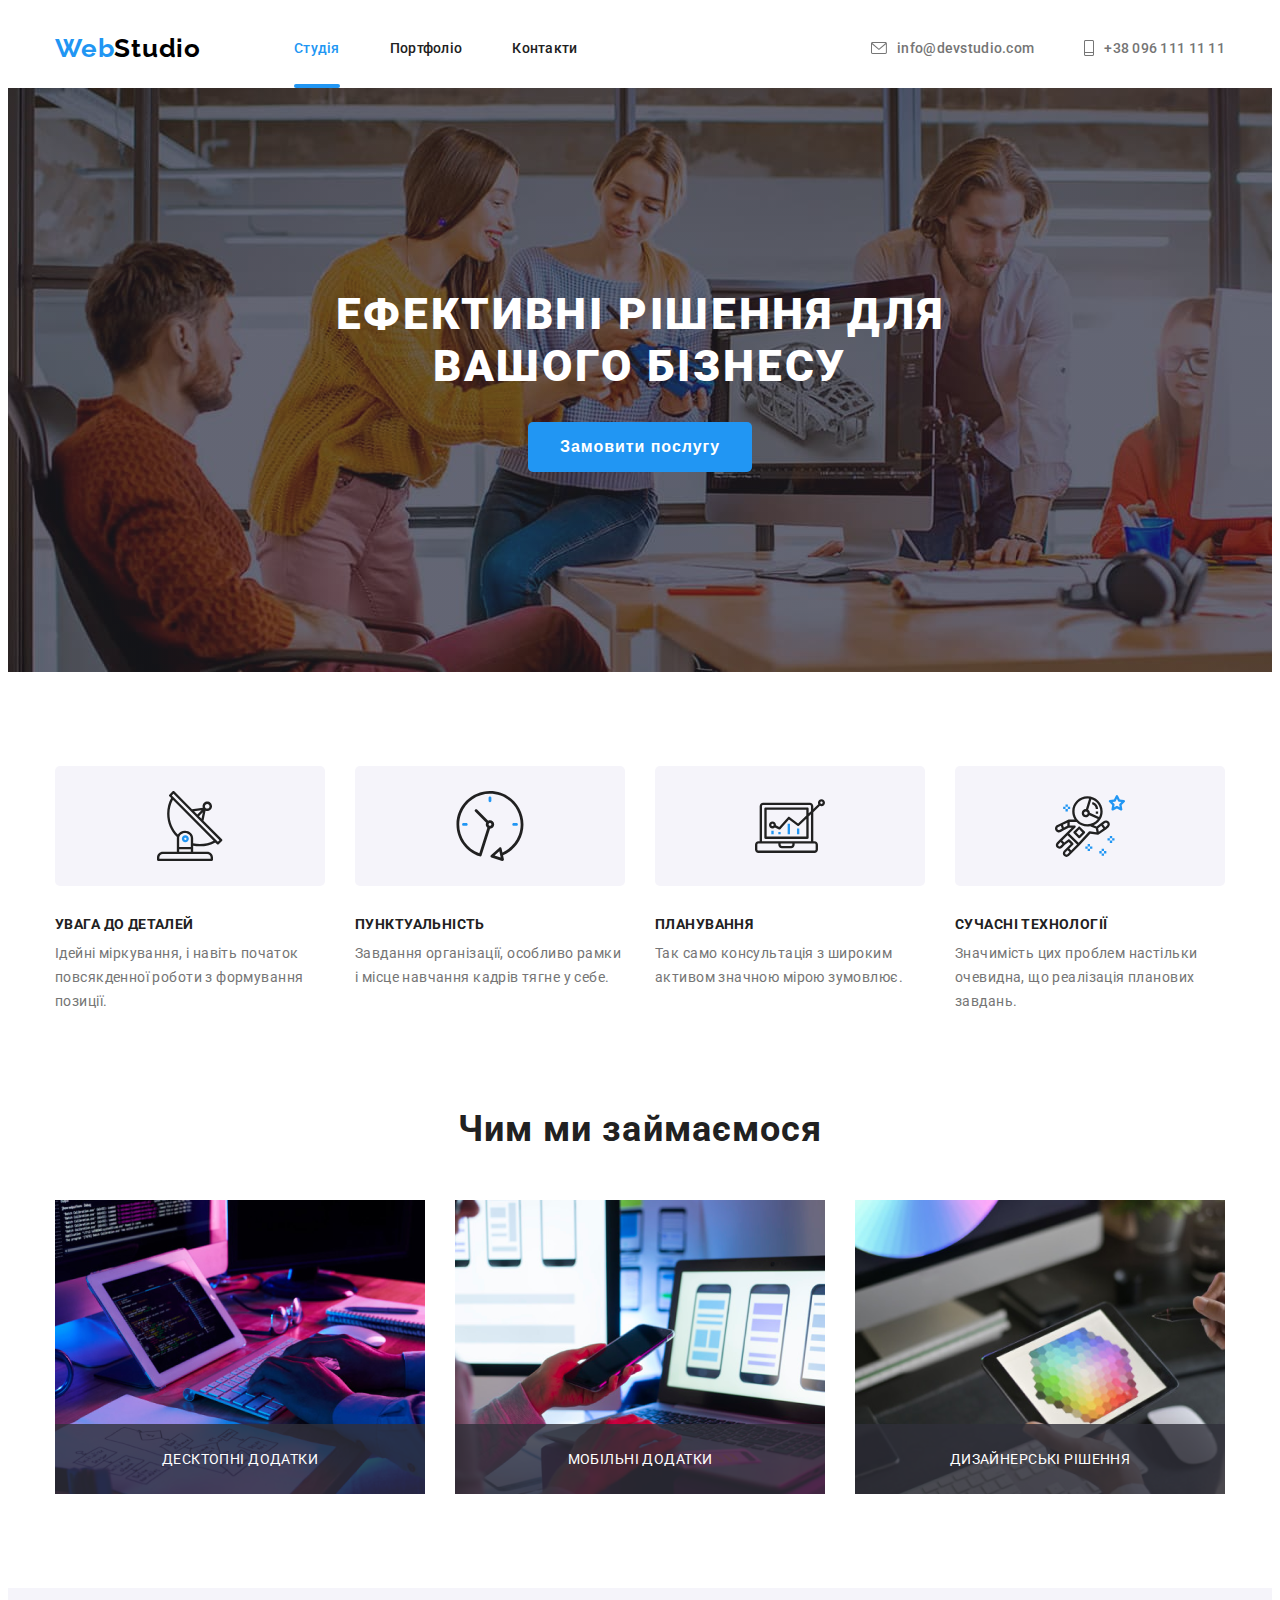
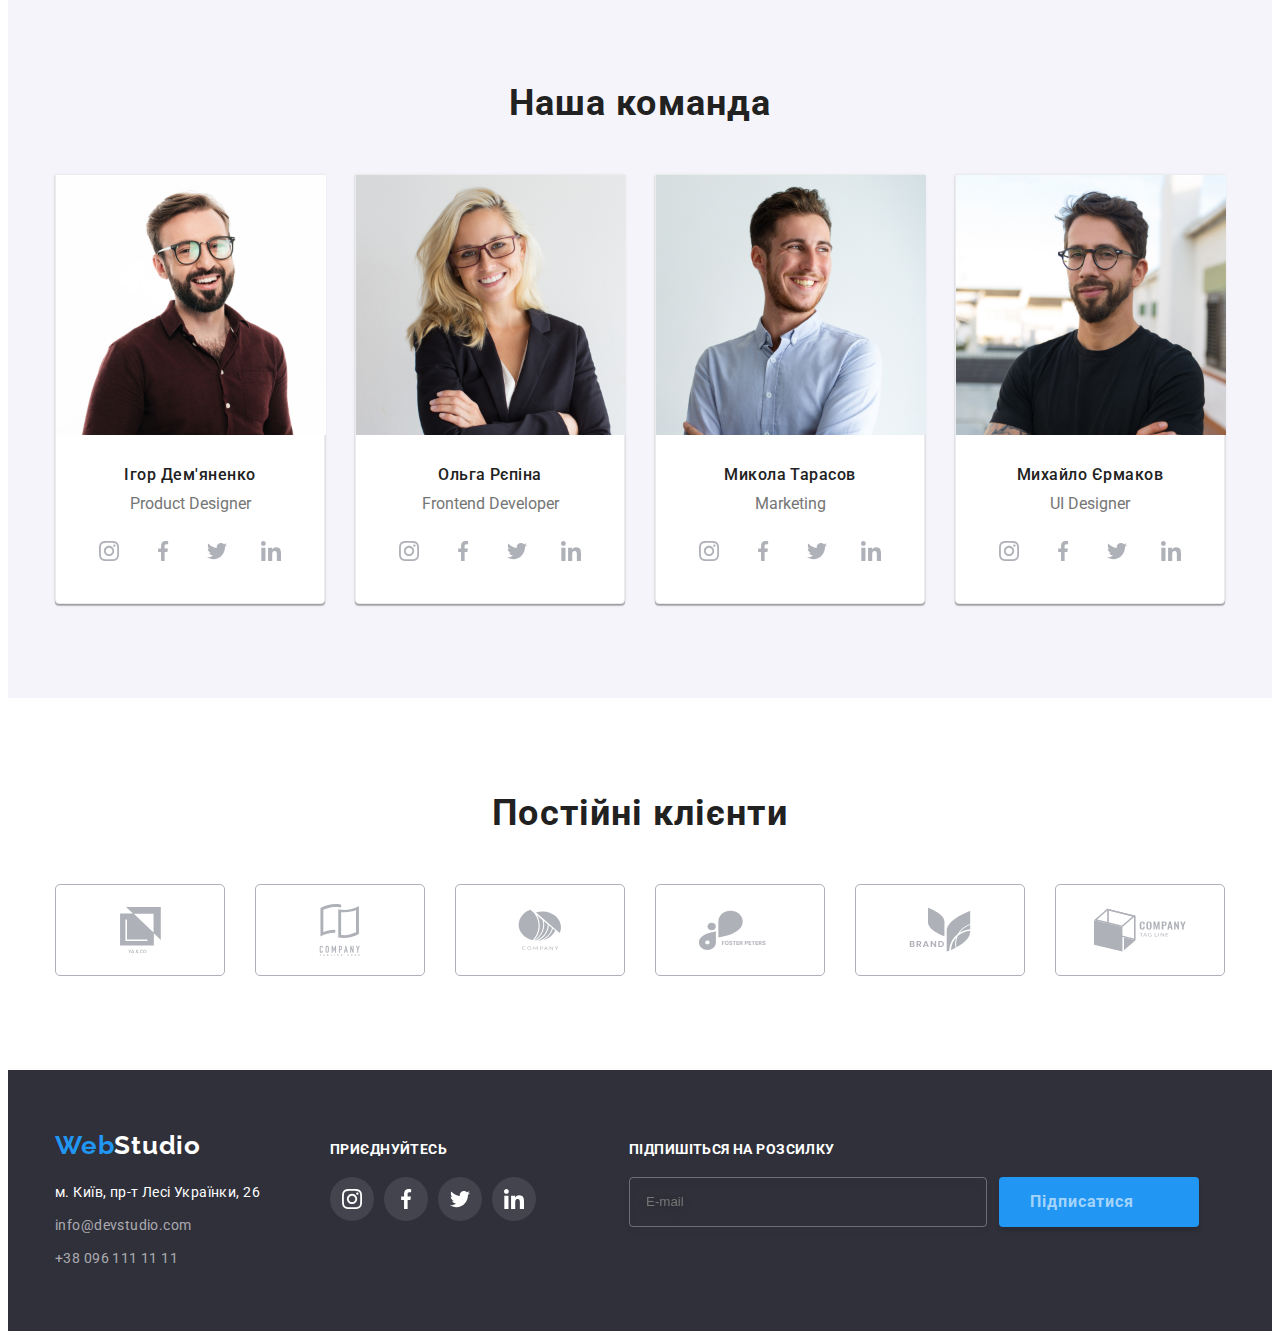
<file: index.html>
<!DOCTYPE html>
<html lang="uk">
<head>
    <meta charset="UTF-8">
    <meta http-equiv="X-UA-Compatible" content="IE=edge">
    <meta name="viewport" content="width=device-width, initial-scale=1.0">
    <link rel="stylesheet" href="https://cdnjs.cloudflare.com/ajax/libs/modern-normalize/1.1.0/modern-normalize.min.css"
        integrity="sha512-wpPYUAdjBVSE4KJnH1VR1HeZfpl1ub8YT/NKx4PuQ5NmX2tKuGu6U/JRp5y+Y8XG2tV+wKQpNHVUX03MfMFn9Q=="
        crossorigin="anonymous" referrerpolicy="no-referrer" />
    <link rel="stylesheet" href="./style/style.css">
    <link rel="preconnect" href="https://fonts.googleapis.com">
    <link rel="preconnect" href="https://fonts.gstatic.com" crossorigin>
    <link href="https://fonts.googleapis.com/css2?family=Raleway:wght@700&family=Roboto:wght@400;500;700;900&display=swap"
        rel="stylesheet">
    <title>WebStudio</title>
</head>
<body class="body">
    <header class="header">
        <div class="container header-container">
        <!--Navigation-->
        
    <a href="" class="header-logo"><span class="header-logo-web">Web</span>Studio</a>
    <nav class="header-navigation">
  
    <ul class="header-nav haader-nav-a">
        <li class="header-nav-item">
          <a href="" class="header-nav-li-ac header-nav-li">Студія</a>
           <div class="header-line-ac"></div>
        </li> 

        <li>
          <a href="./portfolio.html"  class="header-nav-li">Портфоліо</a>
          <div class="header-line"></div>
        </li>
        <li>
          <a href="" class="header-nav-li">Контакти</a>
          <div class="header-line"></div>
        </li>
    </ul>

      </nav>

    <ul class="header-nav header-nav-a">
      <li class="contact-head">
        
          
       
        <a href="mailto:info@devstudio.com" class="header-nav-contact " >
          <svg  width="16px" height="12px" class="svg-header">
          <use href="./img/symbol-defs.svg#icon-gmail"></use>
          </svg>
          info@devstudio.com
        </a>
      </li>

      <li class="contact-head">
         
        <a href="tel:+380961111111" class="header-nav-contact ">
          <svg width="10px" height="16px" class="svg-header">
          <use href="./img/symbol-defs.svg#icon-Vector-tel"></use>
          </svg>
          +38 096 111 11 11
        </a>
      </li>
    </ul>
    </div>
    </header>
    <main>
  <!--Hero baner-->
    
        <section class="hero">
            <div class="hero-baner container">
            <h1 class="hero-h1">Ефективні рішення для<br> вашого бізнесу</h1>
            <button type="button" class="button" data-modal-open>Замовити послугу</button>
            </div>
        </section>
    
  <!--List-->
    
        <section class="section">
            <div class="container list-con-div">
            <h2 class="title-none">Підхід до роботи</h2>
       <ul class="list list-con-div">

        <li class="list-li">
            <div class="list-con-svg">
              <svg  width="70" height="70">
                <use href="./img/symbol-defs.svg#icon-antenna " ></use>
              </svg>
            
            </div>

            <h3 class="list-title">УВАГА ДО ДЕТАЛЕЙ</h3>
            <p class="list-title-p">
        Ідейні міркування, і навіть початок<br> повсякденної роботи з формування<br> позиції.
            </p>
        </li>

        <li class="list-li">
          <div class="list-con-svg">
              <svg width="70" height="70">
                <use href="./img/symbol-defs.svg#icon-clock"></use>
              </svg>
          </div>

            <h3 class="list-title">ПУНКТУАЛЬНІСТЬ</h3>
            <p class="list-title-p">
        Завдання організації, особливо рамки<br> і місце навчання кадрів тягне у себе.
            </p>
        </li>

        <li class="list-li">
          <div class="list-con-svg">
              <svg width="70" height="70">
                <use href="./img/symbol-defs.svg#icon-diagram"></use>
              </svg>
          </div>

            <h3 class="list-title">ПЛАНУВАННЯ</h3>
            <p class="list-title-p">
        Так само консультація з широким<br> активом значною мірою зумовлює.
            </p>
        </li>

        <li class="list-li">
          <div class="list-con-svg">
              <svg width="70" height="70">
                <use href="./img/symbol-defs.svg#icon-astronaut"></use>
              </svg>
          </div>

            <h3 class="list-title">СУЧАСНІ ТЕХНОЛОГІЇ</h3>
            <p class="list-title-p">
        Значимість цих проблем настільки<br> очевидна, що реалізація планових<br> завдань.
            </p>
        </li>
       </ul> 
       </div>
       </section>
    
  <!--Work-->
   
    <section class="work section">
      <div class="container">
        <h2 class="work-title">Чим ми займаємося</h2>
        <ul class="work-list">
            <li class="work-list-wrap">
                <img src="./img/box-1.png" alt="" width="370px" height="294px">
                <p class="work-kist-text">Десктопні додатки</p>
            </li>

            <li class="work-list-wrap">
              <img src="./img/box-2.png" alt="" width="370px" height="294px">
              <p class="work-kist-text">Мобільні додатки</p>
            </li>

            <li class="work-list-wrap">
              <img src="./img/box-3.png" alt="" width="370px" height="294px">
              <p class="work-kist-text">Дизайнерські рішення</p>
            </li>
        </ul>
      </div>
    </section>
   
  <!--team-->
   
     <section class="team section">
      <div class="container">
        <h2 class="team-title">Наша команда</h2>
          <ul class="team-list team-con-ul">
          <li class="team-list-li">
            <img src="./img/img.jpg" alt="" width="270" class="team-img">
              <div class="team-con-text">
            <h3 class="taem-list-title">Ігор Дем'яненко</h3>
            <p class="taem-list-p work-text">Product Designer</p>
            

            <ul class="svg-list">
              <li class="svg-li">
                <a href="" class="svg svg-li">
                  <svg class="svg-icon" width="20" height="20">
                    <use href="./img/symbol-defs.svg#icon-instagram"></use>
                  </svg>
                </a>
              </li>

              <li class="svg-li">
                <a href="" class="svg svg-li">
                  <svg class="svg-icon" width="20" height="20">
                    <use href="./img/symbol-defs.svg#icon-facebook"></use>
                  </svg>
                </a>
              </li>

              <li class="svg-li">
                <a href="" class="svg svg-li">
                  <svg class="svg-icon" width="20" height="20">
                    <use href="./img/symbol-defs.svg#icon-twitter-1" ></use>
                  </svg>
                </a>
              </li>

              <li class="svg-li">
                <a href="" class="svg svg-li">
                  <svg class="svg-icon" width="20" height="20">
                    <use href="./img/symbol-defs.svg#icon-linkedin"></use>
                  </svg>
                </a>
              </li>

            </ul>
            </div>
          </li>

          <li class="team-list-li">
            <img src="./img/img-(1).jpg" alt="" width="270">
            <div class="team-con-text">
            <h3 class="taem-list-title">Ольга Рєпіна</h3>
            <p lang="en" class="taem-list-p work-text">Frontend Developer</p>
            
            <ul class="svg-list">
              <li class="svg-li">
                <a href="" class="svg svg-li">
                  <svg class="svg-icon" width="20" height="20">
                    <use href="./img/symbol-defs.svg#icon-instagram"></use>
                  </svg>
                </a>
              </li>
            
              <li class="svg-li">
                <a href="" class="svg svg-li">
                  <svg class="svg-icon" width="20" height="20">
                    <use href="./img/symbol-defs.svg#icon-facebook"></use>
                  </svg>
                </a>
              </li>
            
              <li class="svg-li">
                <a href="" class="svg svg-li">
                  <svg class="svg-icon" width="20" height="20">
                    <use href="./img/symbol-defs.svg#icon-twitter-1"></use>
                  </svg>
                </a>
              </li>
            
              <li class="svg-li">
                <a href="" class="svg svg-li">
                  <svg class="svg-icon" width="20" height="20">
                    <use href="./img/symbol-defs.svg#icon-linkedin"></use>
                  </svg>
                </a>
              </li>
            
            </ul>
            </div>
          </li>

          <li class="team-list-li">
            <img src="./img/img-(3).jpg" alt="" width="270">
            <div class="team-con-text">
            <h3 class="taem-list-title">Микола Тарасов</h3>
            <p lang="en" class="taem-list-p work-text">Marketing</p>
            
              <ul class="svg-list">
                <li class="svg-li">
                  <a href="" class="svg svg-li">
                    <svg class="svg-icon" width="20" height="20">
                      <use href="./img/symbol-defs.svg#icon-instagram"></use>
                    </svg>
                  </a>
                </li>
              
                <li class="svg-li">
                  <a href="" class="svg svg-li">
                    <svg class="svg-icon" width="20" height="20">
                      <use href="./img/symbol-defs.svg#icon-facebook"></use>
                    </svg>
                  </a>
                </li>
              
                <li class="svg-li">
                  <a href="" class="svg svg-li">
                    <svg class="svg-icon" width="20" height="20">
                      <use href="./img/symbol-defs.svg#icon-twitter-1"></use>
                    </svg>
                  </a>
                </li>
              
                <li class="svg-li">
                  <a href="" class="svg svg-li">
                    <svg class="svg-icon" width="20" height="20">
                      <use href="./img/symbol-defs.svg#icon-linkedin"></use>
                    </svg>
                  </a>
                </li>
              
              </ul>
              </div>
          </li>

          <li class="team-list-li">
            <img src="./img/img-(2).jpg" alt="" width="270">
            <div class="team-con-text">
            <h3 class="taem-list-title">Михайло Єрмаков</h3>
            <p lang="en" class="taem-list-p work-text">UI Designer</p>
          
          <ul class="svg-list">
            <li class="svg-li">
              <a href="" class="svg svg-li">
                <svg class="svg-icon" width="20" height="20">
                  <use href="./img/symbol-defs.svg#icon-instagram"></use>
                </svg>
              </a>
            </li>
          
            <li class="svg-li">
              <a href="" class="svg svg-li">
                <svg class="svg-icon" width="20" height="20">
                  <use href="./img/symbol-defs.svg#icon-facebook"></use>
                </svg>
              </a>
            </li>
          
            <li class="svg-li">
              <a href="" class="svg svg-li">
                <svg class="svg-icon" width="20" height="20">
                  <use href="./img/symbol-defs.svg#icon-twitter-1"></use>
                </svg>
              </a>
            </li>
          
            <li class="svg-li">
              <a href="" class="svg svg-li">
                <svg class="svg-icon" width="20" height="20">
                  <use href="./img/symbol-defs.svg#icon-linkedin"></use>
                </svg>
              </a>
            </li>
          
          </ul>
          </div>
        </li>
      </ul>
     </section>

     <!--client-->
     <section class="section client">
      <div class="container">
        <h2 class="client-title">Постійні клієнти</h2>
        <ul class="client-ul">
          <!--1-->
          <li class="client-li client-li-svg">
              <a href="" class="svg-client client-li-svg">
                <svg  width="41" height="46.7">
                  <use href="./img/symbol-defs.svg#icon-group-yago"></use>
                </svg>
              </a>
          </li>
          <!--2-->
          <li class="client-li client-li-svg">
            <a href="" class="svg-client client-li-svg">
              <svg width="42" height="52">
                <use href="./img/symbol-defs.svg#icon-group-company-1"></use>
              </svg>
            </a>
          </li>
          <!--3-->
          <li class="client-li client-li-svg" >
            <a href="" class="svg-client client-li-svg">
              <svg width="43.46" height="41.18">
                <use href="./img/symbol-defs.svg#icon-Object-company"></use>
              </svg>
            </a>
          </li>
          <!--4-->
          <li class="client-li client-li-svg">
            <a href="" class="svg-client client-li-svg">
              <svg width="84.44" height="40.62">
                <use href="./img/symbol-defs.svg#icon-group-froster-peters"></use>
              </svg>
            </a>
          </li>
          <!--5-->
          <li class="client-li client-li-svg">
            <a href="" class="svg-client client-li-svg">
              <svg width="62.54" height="45.43">
                <use href="./img/symbol-defs.svg#icon-group-brand"></use>
              </svg>
            </a>
          </li>
          <!--6-->
          <li class="client-li client-li-svg">
            <a href="" class="svg-client client-li-svg" >
              <svg width="93.97" height="43.93">
                <use href="./img/symbol-defs.svg#icon-group-company-tagline"></use>
              </svg>
            </a>
          </li>

        </ul>
      </div>
     </section>
   
   </main>
<!--Footer-->
    <footer class="footer">
      <div class="container foot-con">
        <div class="foot-address">
        <a href="" class="footer-logo"><span class="header-logo-web">Web</span>Studio</a>
        <address class="footer-adres">
        <ul class="footer-addres">
            <li class="foot-con-li"><a class="footer-addres-map" href="https://www.google.com/search?q=%D0%BC.+%D0%9A%D0%B8%D1%97%D0%B2%2C+%D0%BF%D1%80-%D1%82+%D0%9B%D0%B5%D1%81%D1%96+%D0%A3%D0%BA%D1%80%D0%B0%D1%97%D0%BD%D0%BA%D0%B8%2C+26&rlz=1C1GCEA_enUA944UA944&oq=%D0%BC.+%D0%9A%D0%B8%D1%97%D0%B2%2C+%D0%BF%D1%80-%D1%82+%D0%9B%D0%B5%D1%81%D1%96+%D0%A3%D0%BA%D1%80%D0%B0%D1%97%D0%BD%D0%BA%D0%B8%2C+26&aqs=chrome..69i57j0i512j0i22i30l2.1827j0j7&sourceid=chrome&ie=UTF-8" rel="noreferrer noopener"  target="_blank">м. Київ, пр-т Лесі Українки, 26</a></li>
            <li class="foot-con-li"><a href="mailto:info@devstudio.com" class="footer-nav-contact">info@devstudio.com</a></li>
            <li class="foot-con-li-tel"><a href="tel:+380961111111" class="footer-nav-contact">+38 096 111 11 11</a></li>
        </ul>
        </address>
        <!----------------icons------------------>
          </div>
          <div class="foot-icon">
        <h3 class="foot-title-svg">приєднуйтесь</h3>
        <ul class="svg-list-foot">
          <li>
            <a href="" class="svg svg-li-foot">
              <svg class="svg-icon-foot" width="20" height="20">
                <use href="./img/symbol-defs.svg#icon-instagram"></use>
              </svg>
            </a>
          </li>
        
          <li>
            <a href="" class="svg svg-li-foot">
              <svg class="svg-icon-foot" width="20" height="20">
                <use href="./img/symbol-defs.svg#icon-facebook"></use>
              </svg>
            </a>
          </li>
        
          <li>
            <a href="" class="svg svg-li-foot">
              <svg class="svg-icon-foot" width="20" height="20">
                <use href="./img/symbol-defs.svg#icon-twitter-1"></use>
              </svg>
            </a>
          </li>
        
          <li>
            <a href="" class="svg svg-li-foot">
              <svg class="svg-icon-foot" width="20" height="20">
                <use href="./img/symbol-defs.svg#icon-linkedin"></use>
              </svg>
            </a>
          </li>
           </div>
          <!----------------------Spam------------------->

          <div class="spam">
            <h2 class="spam-title">Підпишіться на розсилку</h2>
            <form class="spam-form">
            <input type="email" class="spam-input" required placeholder="E-mail" name="user-email-spam" title="info@devstudio.com">
            <button class="spam-btn"><span class="spam-btn-text">Підписатися</span> 
              <svg class="spam-icon-send">
                <use href="./img/symbol-defs.svg#icon-icon-send"></use>
              </svg>
            </button>
            </form>
          </div>
        
        </ul>
          </div>
    </footer>
    <!-----------------------------Modal------------------------->

    <div class="backdrop is-hidden" data-modal >
    <div class="modal ">
      <button type="button" class="modal-button" data-modal-close>
        <svg height="18px" width="18px" class="modal-buttob-svg">
          <use href="./img/symbol-defs.svg#icon-close-black-18dp-2-1"></use>
        </svg>
      </button>
       <h2 class="modal-title">Залиште свої дані, ми вам передзвонимо</h2>
        <form class="modal-form">

          <label  class="modal-p modal-p-name">Ім'я</label>
          <div class="modal-container">
          <input type="text" class="modal-imput" name="urer-name" required>
          <svg  width="18px" height="18px" class="modal-icon">
            <use href="./img/symbol-defs.svg#icon-person-black-18dp-1"></use>
          </svg>
          </div>

          <label  class="modal-p">Телефон</label>
          <div class="modal-container">
          <input type="tel" class="modal-imput" name="urer-tel" required title="+38 096 111 11 11">
          <svg  width="18px" height="18px" class="modal-icon">
            <use href="./img/symbol-defs.svg#icon-phone-black-18dp-1"></use>
          </svg>
          </div>

          <label  class="modal-p">Пошта</label>
          <div class="modal-container">
          <input type="email" class="modal-imput" name="urer-email" required title="info@devstudio.com">
          <svg  width="18px" height="18px" class="modal-icon">
            <use href="./img/symbol-defs.svg#icon-email-black-18dp-1"></use>
          </svg>
          </div>

          <label  class="modal-p">Коментар</label>
          <textarea type="email" class="modal-imput-coment" name="urer-comment" required title="Коментар">Введіть текст</textarea>

           <div class="modal-policy-check">
           <input type="checkbox" name="policy" id="policy" class="modal-check visually-hidden" required>
           <label for="policy" class="check-text">Погоджуюся з розсилкою та приймаю <a class="modal-policy-a" href=""> Умови договору</a></label>
            </div>
          <button type="submit" class="modal-send" >Відправити</button>
        </form>
    </div>
    </div>
    <script src="./js/modal.js"></script>
</body>
</html>
</file>
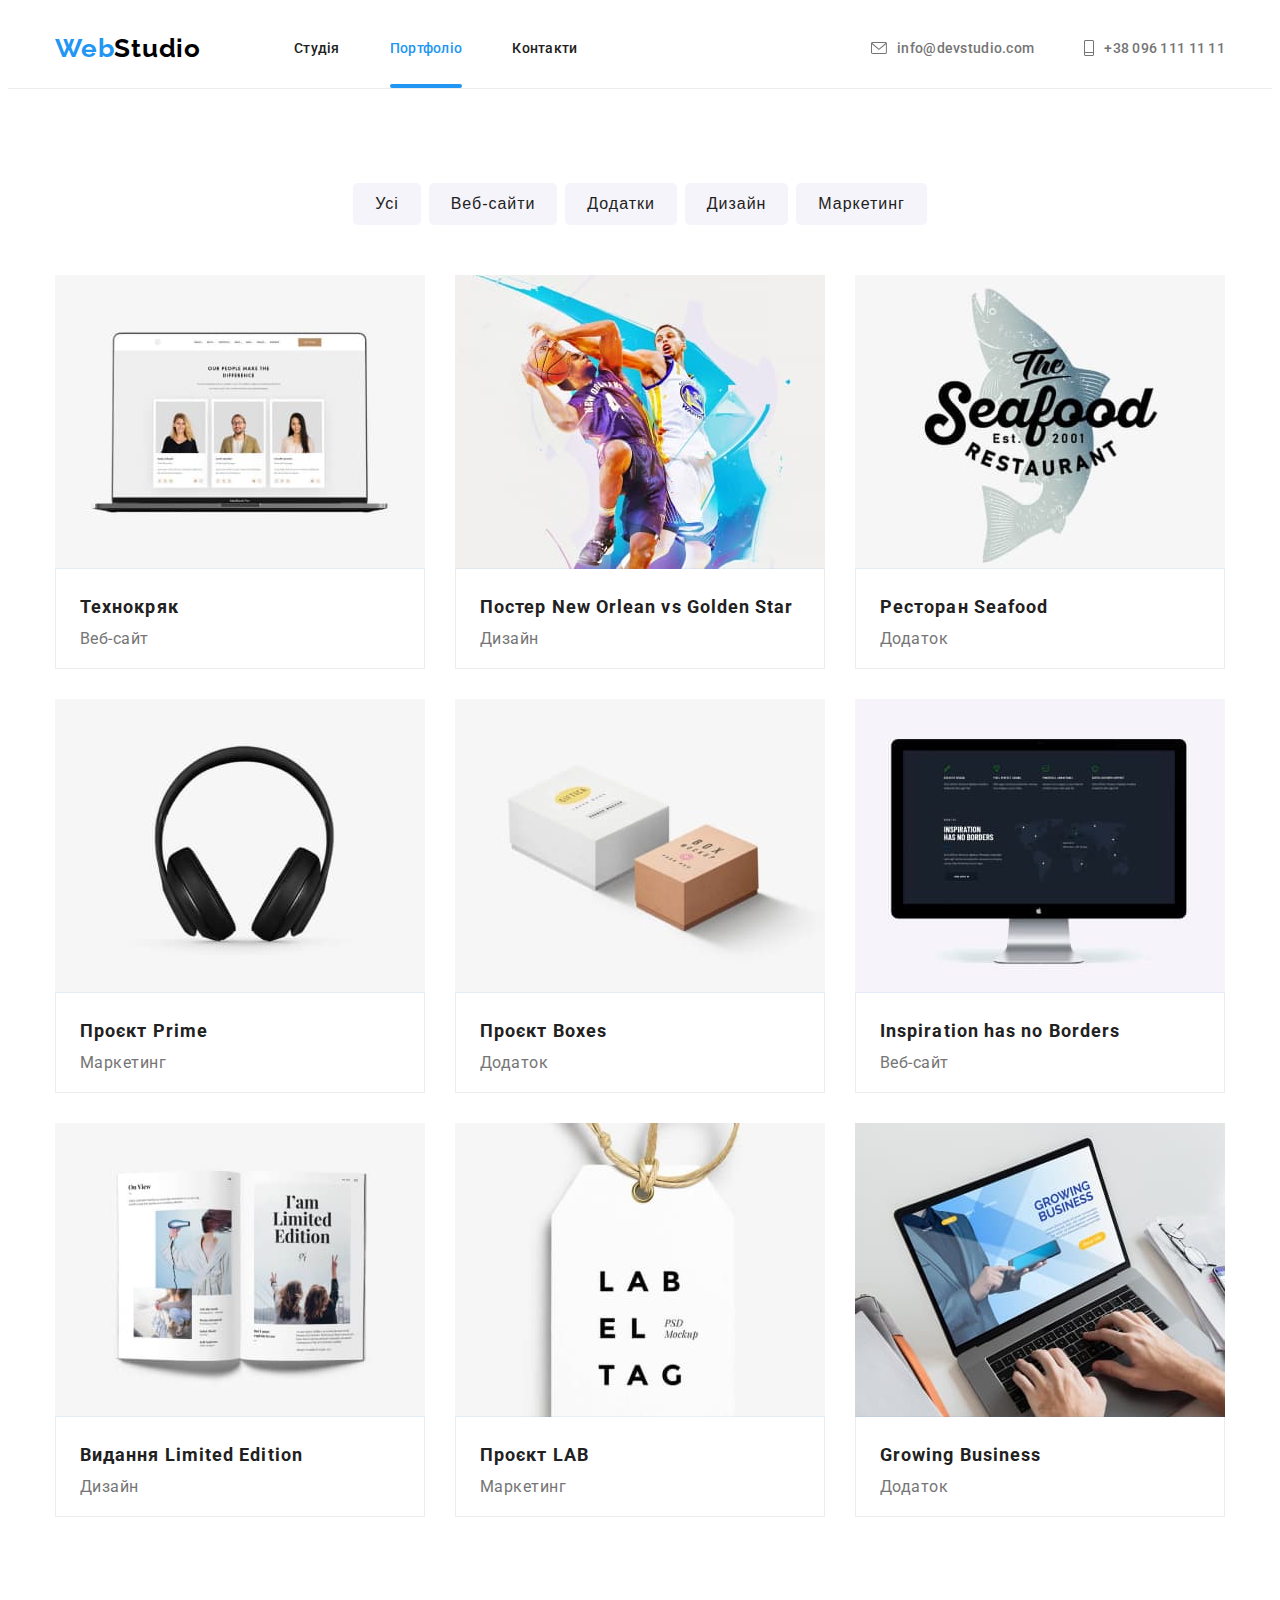
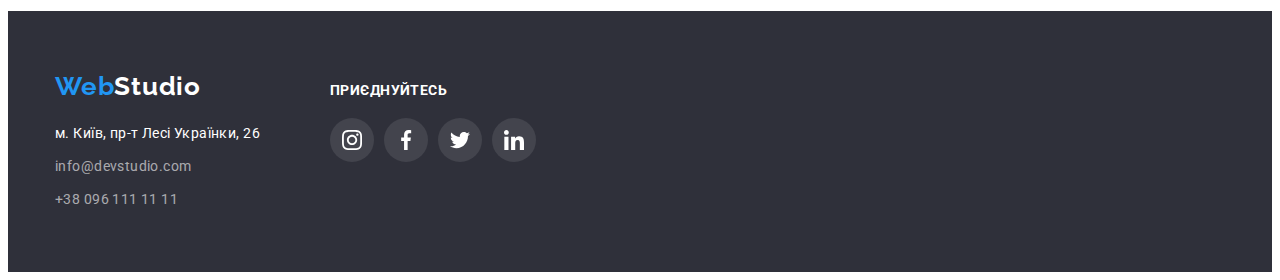
<file: portfolio.html>
<!DOCTYPE html>
<html lang="en">
<head>
    <meta charset="UTF-8">
    <meta http-equiv="X-UA-Compatible" content="IE=edge">
    <meta name="viewport" content="width=device-width, initial-scale=1.0">
    <link rel="stylesheet" href="https://cdnjs.cloudflare.com/ajax/libs/modern-normalize/1.1.0/modern-normalize.min.css"
        integrity="sha512-wpPYUAdjBVSE4KJnH1VR1HeZfpl1ub8YT/NKx4PuQ5NmX2tKuGu6U/JRp5y+Y8XG2tV+wKQpNHVUX03MfMFn9Q=="
        crossorigin="anonymous" referrerpolicy="no-referrer" />
    <link rel="stylesheet" href="./style/style.css">
    <link rel="preconnect" href="https://fonts.googleapis.com">
    <link rel="preconnect" href="https://fonts.gstatic.com" crossorigin>
    <link href="https://fonts.googleapis.com/css2?family=Raleway:wght@700&family=Roboto:wght@400;500;700;900&display=swap"
        rel="stylesheet">
    <title>Document</title>
</head>
<body class="portfolio body">
<header class="header header-container-port">
    <div class="container header-container">
        <!--Navigation-->

        <a href="" class="header-logo"><span class="header-logo-web">Web</span>Studio</a>
        <nav class="header-navigation">

            <ul class="header-nav haader-nav-a">
                <li class="header-nav-item">
                    <a href="./index.html" class=" header-nav-li">Студія</a>
 
                </li>

                <li class="header-nav-item">
                    <a href="./portfolio.html" class="header-nav-li header-nav-li-ac">Портфоліо</a>
                    <div class="header-line-ac"></div>
                </li>

                <li class="header-nav-item">
                    <a href="" class="header-nav-li">Контакти</a>
                </li>
            </ul>

        </nav>

        <ul class="header-nav header-nav-a">
            <li class="contact-head">



                <a href="mailto:info@devstudio.com" class="header-nav-contact ">
                    <svg width="16px" height="12px" class="svg-header">
                        <use href="./img/symbol-defs.svg#icon-gmail"></use>
                    </svg>
                    info@devstudio.com
                </a>
            </li>

            <li class="contact-head">

                <a href="tel:+380961111111" class="header-nav-contact ">
                    <svg width="10px" height="16px" class="svg-header">
                        <use href="./img/symbol-defs.svg#icon-Vector-tel"></use>
                    </svg>
                    +38 096 111 11 11
                </a>
            </li>
        </ul>
    </div>
</header>
<!--Main-->
    <main>
      <section class="section">
        <div class="container">
        <h1 class="title-none">Portfolio</h1>
        <ul class="port-con-btn">
            <li><button type="button" class="button-portfolio">Усі</button></li>
            <li><button type="button" class="button-portfolio">Веб-сайти</button></li>
            <li><button type="button" class="button-portfolio">Додатки</button></li>
            <li><button type="button" class="button-portfolio">Дизайн</button></li>
            <li><button type="button" class="button-portfolio">Маркетинг</button></li>
        </ul>
<!----------list---------->
        <ul class="portfolio-list">

            <li class="portfolio-list-li">
                <a href="" class="list-portfolio">
                <div class="list-patfolio-wrap">
                <img alt="portfolio-list-li" src="./img/partfolio-project1.jpg" winght="370"  height="294px" class="port-list-img">
                <p class="portfolio-list-scrol">Ресурс пропонує комплексні пропозиції з різним рівнем функціоналу та сервісів. Все це дозволить відвідувачу отримати
                вичерпні відомості про компанію чи приватну особу.</p>
                </div>
                  <div class="port-list-text">
                <h3 class="portfolio-list-title">Технокряк</h3>
                <p class="portfolio-list-p">Веб-сайт</p>
                  </div>
                
                </a>
            </li>

            <li class="portfolio-list-li">
                <a href="" class="list-portfolio">
                    <div class="list-patfolio-wrap">
                <img alt="" src="./img/partfolio-project2.jpg" winght="370" height="294px" class="port-list-img">
                <p class="portfolio-list-scrol">Ресурс пропонує комплексні пропозиції з різним рівнем функціоналу та сервісів. Все це
                    дозволить відвідувачу отримати
                    вичерпні відомості про компанію чи приватну особу.</p>
</div>
                 <div class="port-list-text">
                <h3 class="portfolio-list-title">Постер New Orlean vs Golden Star</h3>
                <p class="portfolio-list-p">Дизайн</p>
                </div></a>
            </li>

            <li class="portfolio-list-li">
                <a href="" class="list-portfolio">
                    <div class="list-patfolio-wrap">
                <img alt="" src="./img/partfolio-project3.jpg" winght="370" height="294px" class="port-list-img">
                <p class="portfolio-list-scrol">Ресурс пропонує комплексні пропозиції з різним рівнем функціоналу та сервісів. Все це
                    дозволить відвідувачу отримати
                    вичерпні відомості про компанію чи приватну особу.</p>
</div>
                <div class="port-list-text">
                <h3 class="portfolio-list-title">Ресторан Seafood</h3>
                <p class="portfolio-list-p">Додаток</p>
                 </div></a>
            </li>

            <li class="portfolio-list-li">
                <a href="" class="list-portfolio">
                    <div class="list-patfolio-wrap">
                <img alt="" src="./img/partfolio-project4.jpg" winght="370" height="294px" class="port-list-img">
                <p class="portfolio-list-scrol">Ресурс пропонує комплексні пропозиції з різним рівнем функціоналу та сервісів. Все це
                    дозволить відвідувачу отримати
                    вичерпні відомості про компанію чи приватну особу.</p>
</div>
                <div class="port-list-text">
                <h3 class="portfolio-list-title">Проєкт Prime</h3>
                <p class="portfolio-list-p">Маркетинг</p>
                 </div></a>
            </li>

            <li class="portfolio-list-li">
                <a href="" class="list-portfolio">
                    <div class="list-patfolio-wrap">
                <img alt="" src="./img/partfolio-project5.jpg" winght="370" height="294px" class="port-list-img">
                <p class="portfolio-list-scrol">Ресурс пропонує комплексні пропозиції з різним рівнем функціоналу та сервісів. Все це дозволить відвідувачу отримати
                вичерпні відомості про компанію чи приватну особу.</p>
                </div>
                <div class="port-list-text">
                <h3 class="portfolio-list-title">Проєкт Boxes</h3>
                <p class="portfolio-list-p">Додаток</p>
                 </div></a>
            </li>
            <li class="portfolio-list-li">
                <a href="" class="list-portfolio">
                    <div class="list-patfolio-wrap">
                <img alt="" src="./img/partfolio-project6.jpg" winght="370" height="294px" class="port-list-img">
                <p class="portfolio-list-scrol">Ресурс пропонує комплексні пропозиції з різним рівнем функціоналу та сервісів. Все це дозволить відвідувачу отримати
                вичерпні відомості про компанію чи приватну особу.</p>
                </div>
                <div class="port-list-text">
                <h3 class="portfolio-list-title">Inspiration has no Borders</h3>
                <p class="portfolio-list-p">Веб-сайт</p>
                 </div></a>
            </li>

            <li class="portfolio-list-li">
                <a href="" class="list-portfolio">
                    <div class="list-patfolio-wrap">
                <img alt="" src="./img/partfolio-project7.jpg" winght="370" height="294px" class="port-list-img">
                <p class="portfolio-list-scrol">Ресурс пропонує комплексні пропозиції з різним рівнем функціоналу та сервісів. Все це дозволить відвідувачу отримати
                вичерпні відомості про компанію чи приватну особу.</p>
                </div>
                <div class="port-list-text">
                <h3 class="portfolio-list-title">Видання Limited Edition</h3>
                <p class="portfolio-list-p">Дизайн</p>
                 </div></a>
            </li>
            
            <li class="portfolio-list-li">
                <a href="" class="list-portfolio">
                    <div class="list-patfolio-wrap">
                <img alt="" src="./img/partfolio-project8.jpg" winght="370" height="294px" class="port-list-img">
                <p class="portfolio-list-scrol">Ресурс пропонує комплексні пропозиції з різним рівнем функціоналу та сервісів. Все це дозволить відвідувачу отримати
                вичерпні відомості про компанію чи приватну особу.</p>
                </div>
                <div class="port-list-text">
                <h3 class="portfolio-list-title">Проєкт LAB</h3>
                <p class="portfolio-list-p">Маркетинг</p>
                 </div></a>
            </li>

            <li class="portfolio-list-li">
                <a href="" class="list-portfolio">
                    <div class="list-patfolio-wrap">
                <img alt="" src="./img/partfolio-project9.jpg" winght="370" height="294px" class="port-list-img">
                <p class="portfolio-list-scrol">Ресурс пропонує комплексні пропозиції з різним рівнем функціоналу та сервісів. Все це дозволить відвідувачу отримати
                вичерпні відомості про компанію чи приватну особу.</p>
                </div>
                <div class="port-list-text">
                <h3 class="portfolio-list-title">Growing Business</h3>
                <p class="portfolio-list-p">Додаток</p>
                 </div></a>
            </li>
        
        </ul>
      </div>
    </section>
    </main>
<!--Footer-->
<footer class="footer">
    <div class="container foot-con">
        <div class="foot-address">
            <a href="" class="footer-logo"><span class="header-logo-web">Web</span>Studio</a>
            <address class="footer-adres">
                <ul class="footer-addres">
                    <li class="foot-con-li"><a class="footer-addres-map"
                            href="https://www.google.com/search?q=%D0%BC.+%D0%9A%D0%B8%D1%97%D0%B2%2C+%D0%BF%D1%80-%D1%82+%D0%9B%D0%B5%D1%81%D1%96+%D0%A3%D0%BA%D1%80%D0%B0%D1%97%D0%BD%D0%BA%D0%B8%2C+26&rlz=1C1GCEA_enUA944UA944&oq=%D0%BC.+%D0%9A%D0%B8%D1%97%D0%B2%2C+%D0%BF%D1%80-%D1%82+%D0%9B%D0%B5%D1%81%D1%96+%D0%A3%D0%BA%D1%80%D0%B0%D1%97%D0%BD%D0%BA%D0%B8%2C+26&aqs=chrome..69i57j0i512j0i22i30l2.1827j0j7&sourceid=chrome&ie=UTF-8"
                            rel="noreferrer noopener" target="_blank">м. Київ, пр-т Лесі Українки, 26</a></li>
                    <li class="foot-con-li"><a href="mailto:info@devstudio.com"
                            class="footer-nav-contact">info@devstudio.com</a></li>
                    <li class="foot-con-li-tel"><a href="tel:+380961111111" class="footer-nav-contact">+38 096 111 11
                            11</a></li>
                </ul>
            </address>
        </div>
        <div class="foot-icon">
            <h3 class="foot-title-svg">приєднуйтесь</h3>
            <ul class="svg-list-foot">
                <li>
                    <a href="" class="svg svg-li-foot">
                        <svg class="svg-icon-foot" width="20" height="20">
                            <use href="./img/symbol-defs.svg#icon-instagram"></use>
                        </svg>
                    </a>
                </li>

                <li>
                    <a href="" class="svg svg-li-foot">
                        <svg class="svg-icon-foot" width="20" height="20">
                            <use href="./img/symbol-defs.svg#icon-facebook"></use>
                        </svg>
                    </a>
                </li>

                <li>
                    <a href="" class="svg svg-li-foot">
                        <svg class="svg-icon-foot" width="20" height="20">
                            <use href="./img/symbol-defs.svg#icon-twitter-1"></use>
                        </svg>
                    </a>
                </li>

                <li>
                    <a href="" class="svg svg-li-foot">
                        <svg class="svg-icon-foot" width="20" height="20">
                            <use href="./img/symbol-defs.svg#icon-linkedin"></use>
                        </svg>
                    </a>
                </li>

            </ul>
        </div>
    </div>
</footer>
</body>
</html>
</file>
<file: style/style.css>
/*
основной цвет: #000000
цвет акцента: #2196F3
вторичный цвет: #757575

*/
:root{
    --accent-color: #2196F3;
    --title-text-color: #000000;
    --title-N2-text-color: #757575;
    --basic-title-color: #ffffff;
    --hero-footer-color: #2F303A;
    --title-N3-text-color: #212121;
    --backroun-color:#F5F4FA;
    --icon-basic-color:#AFB1B8;
    --transition-ms: 250ms cubic-bezier(0.4, 0, 0.2, 1);
}

*,
::before,
::after {
    box-sizing: border-box;
}

h1,
h2,
h3,
h4,
h5,
h6,
p {
  margin: 0;
}

ul{
    list-style: none;
    margin: 0;
    padding: 0;
}

address{
    list-style: none;
}

.section{
    padding-top: 94px;
    padding-bottom: 94px;
}

.section-work{
   padding-bottom: 94px;
}

img{
    display: block;
}

button{
    cursor: pointer;
}

.visually-hidden {
    position: absolute;
    width: 1px;
    height: 1px;
    margin: -1px;
    border: 0;
    padding: 0;
    white-space: nowrap;
    clip-path: inset(100%);
    clip: rect(0 0 0 0);
    overflow: hidden;
}

/* --------------index.html--------------------*/
.body {
  color: var(--title-text-color);
  font-family: 'Roboto';
  font-style: normal;
  color: var(--title-N3-text-color);
}

a{
    text-decoration: none;
}

/*--------------header-----------*/

.header{
    color: var(--title-text-color);
    
}

.container{
    margin: 0 auto;
    padding-left: 15px;
    padding-right: 15px;
    width: 1200px;
}

.header-container{
    display: flex;
    align-items: center;
   
}


.header-logo{
   font-family: 'Raleway';
   font-style: normal;
   font-weight: 700;
   font-size: 26px;
   line-height: 1.1923;
   letter-spacing: 0.03em;
   text-decoration: none;
   color: var(--title-text-color);
   margin-right: 93px;
   transition: var(--transition-ms);
}

.header-logo:focus,
.header-logo:hover {
    color: var(--accent-color);
}

.header-logo-web{
    color: var(--accent-color);
}

.header-nav{
    text-decoration: none;
    list-style-type: none;
    display: flex;
    gap: 50px;
    
}

.header-nav-item{
    display: block;
    position: relative;
}

.header-line-ac{
    align-items: flex-end;
    width: 100%;
    height: 4px;
    background-color: var(--accent-color);
    border-radius: 2px;
    position: absolute;
    bottom: 0;
}



.header-nav-item:hover .header-line {
   background-color: var(--accent-color);
   display: block;
}

.header-nav-li{
    font-weight: 500;
    font-size: 14px;
    line-height: 1.1428;
    letter-spacing: 0.02em;
    text-decoration: none;
    list-style-type:none;
    color: var(--title-N3-text-color);
    display: block;
    gap: 10px;
    padding-top: 32px;
    padding-bottom: 32px;
    transition: var(--transition-ms);
}

.header-nav-li:hover,
.header-nav-li:focus{
    color: var(--accent-color);
    
}

.header-nav-li-ac{
    color: var(--accent-color);
    
}

.header-nav-contact{
  color: var(--title-N2-text-color);
  text-decoration: none;
  list-style-type: none;
  font-weight: 500;
  font-size: 14px;
  line-height: 1.1428;
  letter-spacing: 0.02em;
  margin-left: auto; 
  align-items: center;
  display: flex;
  padding-top: 32px;
  padding-bottom: 32px;
  transition: var(--transition-ms);
}

.header-nav-contact:focus,
.header-nav-contact:hover{
    color: var(--accent-color);
    fill: var(--accent-color);
}

.contact-head{
    align-items: baseline;
    gap: 10px;
    color: var(--title-N2-text-color);
    fill: var(--title-N2-text-color);
}

.header-nav-a{
    margin-left: auto;
}

 
.head-cvg{
   display: flex;
   align-items: baseline;
   fill: var(--title-N2-text-color);
}

.svg-header{
   margin-right: 10px;
}


/*-----------Main---------*/

/*------------hero--------*/

.hero{
    max-width: 1600px;
    min-width: 1200px;
    color: var(--basic-title-color);
    background-color: var(--hero-footer-color);
    padding: 200px 0px;
    margin: 0 auto;
    background-image:
    linear-gradient(rgba(47, 48, 58, 0.4), rgba(47, 48, 58, 0.4)),url(../img/hero-backround.jpg);
}

.hero-h1{
    font-weight: 900;
    font-size: 44px;
    line-height: 1,3636;
    align-items: center;
    text-align: center;
    letter-spacing: 0.06em;
    text-transform: uppercase;
}

.button{
    color: var(--basic-title-color);
    background-color: var(--accent-color);
    display: inline-block;
    border: transparent;
    cursor: pointer;
    font-weight: 700;
    font-size: 16px;
    line-height: 1.875;
    display: flex;
    align-items: center;
    text-align: center;
    letter-spacing: 0.06em;
    border-radius: 5px;
    padding: 10px 32px;
    margin-right: auto;
    margin-left: auto;
    margin-top: 30px;
}


/*---------------LIST-----------*/


.list-li{
   width: 270px;
}


.list-con-div{
    display: flex;
    gap: 30px;
}

.list {
   text-decoration: none;
   list-style-type: none;
}

.list-title {
    font-weight: 700;
    font-size: 14px;
    line-height: 1.1428;
    letter-spacing: 0.03em;
    text-transform: uppercase;
    margin-bottom: 10px;
}

.title-none {
    position: absolute;
    width: 1px;
    height: 1px;
    margin: -1px;
    border: 0;
    padding: 0;
    white-space: nowrap;
    clip-path: inset(100%);
    clip: rect(0 0 0 0);
    overflow: hidden;
}

.list-title-p {
    font-size: 14px;
    line-height: 1.7142;
    letter-spacing: 0.03em;
    color: var(--title-N2-text-color);
}


.list-con-svg{
    background-color: var(--backroun-color);
    margin-bottom: 30px;
    justify-content: center;
    align-items: center;
    display: flex;
    padding: 25px 100px;
    border-radius: 5px;
}

/*----------Work--------*/

.work{
    align-items: center;
    margin-right: auto;
    margin-left:auto;
    justify-content: center;
    padding-top: 0;
}


.work-title{
    font-weight: 700;
    font-size: 36px;
    line-height: 1.1666;
    letter-spacing: 0.03em;
    margin-bottom: 50px;
    text-align: center;
}

.work-list{
    text-decoration: none;
    list-style-type: none;
    color: var(--basic-title-color);
    display: flex;
    align-content: center;
    gap: 30px;
}

.work-list-wrap{
    position: relative;
}

.work-kist-text{
    font-size: 14px;
    line-height: 1.1428;
    text-align: center;
    letter-spacing: 0.03em;
    text-transform: uppercase;
    background-color: rgba(47, 48, 58, 0.8);
    padding-top:  27px;
    padding-bottom: 27px;
    position: absolute;
    bottom: 0;
    width: 100%;
}

/*------------team---------*/


.team-con-ul{
    display: flex;
    gap: 30px;
    margin-top: 50px;
}


.team-list-li{
    width: 270px;
    background-color: var(--basic-title-color);
    border-radius: 5px;
    border: 1px solid #ECECEC;
    box-shadow: 0px 1px 3px rgba(0, 0, 0, 0.12), 0px 1px 1px rgba(0, 0, 0, 0.14), 0px 2px 1px rgba(0, 0, 0, 0.2);
        border-radius: 0px 0px 4px 4px;
}

.team-con-text{
    gap: 10px;
    padding-top: 30px;
    padding-bottom: 30px;
}


.team{
    background-color: var(--backroun-color);
}

.team-title{
    font-weight: 700;
    font-size: 36px;
    line-height: 1.1666;
    text-align: center;
    letter-spacing: 0.03em;
    
}

.team-list{
    text-decoration: none;
    list-style-type: none;
    justify-content: center;
}


.taem-list-title {
    font-weight: 500;
    font-size: 16px;
    line-height: 19px;
    text-align: center;
    letter-spacing: 0.03em;
    margin-bottom: 10px;
}


.team-list-p {
    font-size: 16px;
    line-height: 1.1875;
    text-align: center;
    letter-spacing: 0.03em;
    color: var(--title-N2-text-color);
    
}

.work-text{
    text-align: center;
    color: var(--title-N2-text-color);
    margin-bottom: 16px;
}


.team-img{
    display: block;
}

.svg-list{
   display: flex;
   justify-content: center;
   gap: 10px;
}


.svg-li{
   width: 44px;
   height: 44px;
   background-color: var(--basic-title-color);
   border-radius: 50%;
   display: flex;
   transition: var(--transition-ms);
}

.svg-li:focus,
.svg-li:hover{
    background-color: var(--accent-color);
}

.svg{
   width: 100%;
   height: 100%;
   display: flex;
   align-items: center;
   justify-content: center;
}

.svg-icon{
    fill: var(--icon-basic-color);
    transition: var(--transition-ms);
}

.svg-li:hover .svg-icon{
    fill: var(--basic-title-color);
}

.svg-li:focus .svg-icon {
    fill: var(--basic-title-color);
}

/*-----------------client------------*/



.client-title{
    font-size: 36px;
    line-height: 1.1666;
    text-align: center;
    letter-spacing: 0.03em;
    margin-bottom: 50px;
}

.client-li{
    border: 1px solid var(--icon-basic-color);
    border-radius: 5px;
    width: 170px;
    height: 92px;
    transition: var(--transition-ms);
}


.client-li:focus,
.client-li:hover{
    border:1px solid var(--accent-color) ;
    fill: var(--accent-color);
}

.client-ul{
    display: flex;
    gap: 30px;
}

.svg-client{
    width: 100%;
    height: 100%;
    display: flex;
    align-items: center;
    justify-content: center;
    fill: var(--icon-basic-color);
    padding: 16px 32px;
}


.client-li-svg{
    transition: var(--transition-ms);
}

.client-li-svg:focus,
.client-li-svg:hover{
    fill: var(--accent-color);
}

.client-li:hover .svg-client{
    fill: var(--accent-color);
}

.client-li:focus .client-li {
    fill: var(--accent-color);
    border: 1px solid var(--accent-color);
}

/*-----------------footer-------------*/


.footer{
    background-color: var(--hero-footer-color);
    padding: 60px 0px;
    min-width: 1200px;
}

.foot-con{
  display: flex;
  align-items: baseline;
}

.footer-addres{
    text-decoration: none;
    list-style-type: none;
    margin-right: 70px;
}

.footer-addres-map{
    font-weight: 400;
    font-size: 14px;
    line-height: 1.7142;
    letter-spacing: 0.03em;
    text-decoration: none;
    color: var(--basic-title-color);
    font-style: normal;
    transition: var(--transition-ms);
}


.footer-addres-map:hover,
.footer-addres-map:focus{
    color: var(--accent-color);
}

.footer-nav-contact {
    color: rgba(255, 255, 255, 0.6);
    text-decoration: none;
    list-style-type: none;
    font-weight: 400;
    font-size: 14px;
    line-height: 1.7142;
    letter-spacing: 0.03em;
    font-style: normal;
    transition: var(--transition-ms);
    
}

.footer-nav-contact:focus,
.footer-nav-contact:hover {
    color: var(--accent-color);
}

.footer-logo{
    color: var(--basic-title-color);
    font-family: 'Raleway';
    font-weight: 700;
    font-size: 26px;
    line-height: 1.1923;
    letter-spacing: 0.03em;
    text-decoration: none;
    transition: var(--transition-ms);
}

.footer-logo:focus,
.footer-logo:hover {
    color: var(--accent-color);
}

.footer-adres{
    margin-top: 20px;
}

.foot-con-li{
    margin-bottom: 9px;
}

.foot-title-svg{
    color: var(--basic-title-color);
    font-size: 14px;
    line-height: 1.1428;
    letter-spacing: 0.03em;
    text-transform: uppercase;
    margin-bottom: 20px;
}

.svg-list-foot{
    display: flex;
    gap: 10px;
}

.svg-li-foot {
    width: 44px;
    height: 44px;
    background-color: #43444D;
    border-radius: 50%;
    display: flex;
    transition: var(--transition-ms);
}

.svg-li-foot:hover,
.svg-li-foot:focus
 {
    background-color: var(--accent-color);
}

.svg-li-foot:focus {
    background-color: var(--accent-color);
}

.svg:focus{
    border-color: var(--accent-color);
}

.svg-icon-foot {
    fill: var(--basic-title-color);
}

.spam-title{
    font-size: 14px;
    line-height: 16px;
    letter-spacing: 0.03em;
    text-transform: uppercase;
    color: var(--basic-title-color);
    font-family: 'Roboto';
    align-items: baseline;
    margin-bottom: 20px;
}

.spam-input{
    width: 358px;
    height: 50px;
    border: 1px solid rgba(255, 255, 255, 0.3);
    filter: drop-shadow(0px 4px 4px rgba(0, 0, 0, 0.15));
    border-radius: 4px;
    color: rgba(255, 255, 255, 0.6);
    background-color: transparent;
    padding-left: 16px;
}

.spam-input::placeholder{
    padding-top: 15px;
    padding-bottom: 15px;
    padding-right: 16px;
}

.spam{
    justify-content: center;
    align-items: center;
    margin-left: 93px;
}

.spam-btn{
    width: 200px;
    height: 50px;
    color: rgba(255, 255, 255, 0.6);;
    background-color: var(--accent-color);
    font-weight: 700;
    font-size: 16px;
    line-height: 2.25;
    display: flex;
    align-items: center;
    text-align: center;
    letter-spacing: 0.06em;
    box-shadow: 0px 4px 4px rgba(0, 0, 0, 0.15);
    border-radius: 4px;
    border: none;
    justify-content: center;
    align-items: center;
    margin-left: 12px;
}

.spam-btn-text{
    font-family: 'Roboto';
    font-weight: 700;
    font-size: 16px;
    line-height: 2.25;
    display: flex;
    padding-right: auto;
    padding-left: auto;
    letter-spacing: 0.06em;
}

.spam-icon-send{
    fill: var(--basic-title-color);
    width: 24px;
    height: 24px;
    margin-left: 10px;
}

.spam-form{
    display: flex;
}


/*------------------modal--------------------*/

.backdrop{
    background-color: rgba(0, 0, 0, 0.2);
    top: 0;
    position: fixed;
    width: 100%;
    height: 100%;
    transition: opacity var(--transition-ms), visibility var(--transition-ms);
}

.modal{
    width: 528px;
    min-height: 581px;
    background-color: var(--basic-title-color);
    top: 50%;
    left: 50%;
    position:absolute ;
    border-radius: 5px;
    transform: translate(-50%, -50% );
    padding: 40px;
}


.modal-button:hover,
.modal-button:focus + .modal-buttob-svg{
    fill: var(--accent-color);
}

.modal-button{
    border-radius: 50%;
    width: 30px;
    height: 30px;
    display: flex;
    border: 1px solid rgba(0, 0, 0, 0.1);
    justify-content: center;
    align-items: center;
    background-color: transparent;
    position: absolute;
    right: 8px;
    top: 8px;
}


.is-hidden {
    opacity: 0;
    visibility: hidden;
    pointer-events: none;
}

.modal-title{
    font-size: 20px;
    line-height: 1.15;
    text-align: center;
    letter-spacing: 0.03em;
    color: var(--title-N3-text-color);
    justify-content: center;
    margin-bottom: 12px;
}

.modal-imput{
    width: 100%;
    border: 1px solid rgba(33, 33, 33, 0.2);
    border-radius: 4px;
    height: 40px;
    position: relative;
    padding-left: 42px;
}

.modal-imput:focus,
.modal-imput:checked{
    border: 1px solid var(--accent-color);
    color: var(--accent-color);
}


.modal-imput:focus + .modal-icon{
    fill: var(--accent-color);
}

.modal-container{
    margin-top: 4px;
    position: relative;
    margin-bottom: 10px;
}

.modal-p{
    font-weight: 400;
    font-size: 12px;
    line-height: 1.1666;
    letter-spacing: 0.01em;
    color: var(--title-N2-text-color);
}

.modal-icon{
    position: absolute;
    bottom: 11px;
    left: 12px;
}

.modal-imput-coment{
    width: 100%;
    border: 1px solid rgba(33, 33, 33, 0.2);
    border-radius: 4px;
    height: 120px;
    margin-top: 4px;
    font-style: normal;
    font-weight: 400;
    font-size: 12px;
    line-height: 14px;
    letter-spacing: 0.01em;
    color: var(--title-N2-text-color);
    padding: 12px;
}

.modal-imput-coment:checked,
.modal-imput-coment:focus{
    border: 1px solid var(--accent-color);
    color: var(--accent-color);
}

.modal-policy-a{
    font-style: normal;
    font-weight: 400;
    font-size: 14px;
    line-height: 1,7142;
    letter-spacing: 0.03em;
    color: var(--accent-color);
    border-bottom: 1px solid var(--accent-color);
    align-items: baseline;
    margin-left: 5px;
}

.check-text{
    font-weight: 400;
    font-size: 14px;
    line-height: 1,7142;
    letter-spacing: 0.03em;
    color: var(--title-N2-text-color);
    display: flex;
    align-items: baseline;
    margin-right: auto;
    margin-left: auto;
    justify-content: center;
}

.check-text::before{
    content: '';
    width: 16px;
    height: 15px;
    border: 2px solid var(--title-N3-text-color);
    border-radius: 2px;
    margin-right: 7px;
    margin-top: auto;
    margin-bottom: auto;
}

.modal-check{
    margin-right: auto;
    margin-left: auto;
}

.modal-check:checked + .check-text::before{
    border: none;
    background-image: url(../img/Vector.svg);
    background-repeat: no-repeat;
    background-color: var(--accent-color);
    background-position: center;
}

.modal-policy-check{
    margin-top: 20px;
    margin-bottom: 30px;
    margin-right: auto;
    margin-left: auto;
}

.modal-send{
    width: 200px;
    height: 50px;
    color: var(--basic-title-color);
    background-color: var(--accent-color);
    font-weight: 700;
    font-size: 16px;
    line-height: 2.25;
    display: flex;
    align-items: center;
    text-align: center;
    letter-spacing: 0.06em;
    box-shadow: 0px 4px 4px rgba(0, 0, 0, 0.15);
    border-radius: 4px;
    border: none;
    justify-content: center;
    align-items: center;
    margin-right: auto;
    margin-left: auto;
}

/*-----------------------------------*/
/*----------partfolio.html-----------*/
/*-----------------------------------*/

.portfolio-list{
    text-decoration: none;
    color: var(--title-N3-text-color);
}

.header-container-port{
    border-bottom: 1px solid #ECECEC;
}


.title-none {
    display: none;
}

.portfolio-list{
    text-decoration: none;
    list-style-type: none;
}

.port-con-btn{
    gap: 8px;
    display: flex;
    flex-wrap: wrap;
    justify-content: center;
    margin-bottom: 50px;
}

.port-ul-text{
    margin: auto;
}

/*--------------buttons-----------------*/
.button-portfolio{
    
    color: var(--title-N3-text-color);
    background-color: var(--backroun-color);
    display: inline-block;
    border: transparent;
    cursor: pointer;
    font-weight: 500;
    font-size: 16px;
    line-height: 1.875;
    display: flex;
    align-items: center;
    text-align: center;
    letter-spacing: 0.06em;
    border-radius: 5px;
    margin-right: auto;
    margin-left: auto;
    padding: 6px 22px;
    transition: var(--transition-ms);
}

.button-portfolio:hover,
.button-portfolio:focus{
    box-shadow: 1px 1px 2px 2px var(--title-N2-text-color);
    color: var(--basic-title-color);
    background-color: var(--accent-color);
}

.portfolio{
    background-color: var(--basic-title-color);
}
/*-------------------------list-----------------*/

.portfolio-list-title{
    font-weight: 700;
    font-size: 18px;
    line-height: 2;
    letter-spacing: 0.06em;
    margin-bottom: 4px;
    color: var(--title-N3-text-color);
}

.portfolio-list-p{
    line-height: 1.1875;
    letter-spacing: 0.03em;
    color: var(--title-N2-text-color);
}


.portfolio-list{
    display: flex;
    flex-wrap: wrap;
    justify-content: center;
    gap: 30px;
}


.portfolio-list > .port-thumb{
    flex-basis:calc(100% / 3) ;
}

.port-list-text{
    padding: 20px 24px;
    border-bottom:1px solid #ECECEC;
    border-left: 1px solid #ECECEC;
    border-right: 1px solid #ECECEC;
    text-decoration: none;
}


.footer-port{
    background-color: var(--hero-footer-color);
}

.port-list-img{
    display: block;
}

.header-container-port{
    border-bottom: 1px solid #ECECEC;
}
   
.portfolio-list-li:hover,
.portfolio-list-li:focus{
    box-shadow: 0px 1px 1px rgba(0, 0, 0, 0.12), 0px 4px 4px rgba(0, 0, 0, 0.06), 1px 4px 6px rgba(0, 0, 0, 0.16);
}

.portfolio-list-li{
    width: 370px;
}

.portfolio-list-li:hover .portfolio-list-scrol{
    transform: translateY(0);
}

.list-portfolio:focus .portfolio-list-scrol {
    transform: translateY(0);
}

.portfolio-list-scrol{
    position: absolute;
    top: 0;
    background-color: rgba(33, 150, 243, 0.9);;
    color: var(--basic-title-color);
    font-size: 18px;
    line-height: 1.5555;
    letter-spacing: 0.03em;
    padding: 63px 24px;
    transform: translateY(100%);
    transition: var(--transition-ms);
    overflow: auto;
}

.list-patfolio-wrap{
    position: relative;
    overflow: hidden;
}
</file>
